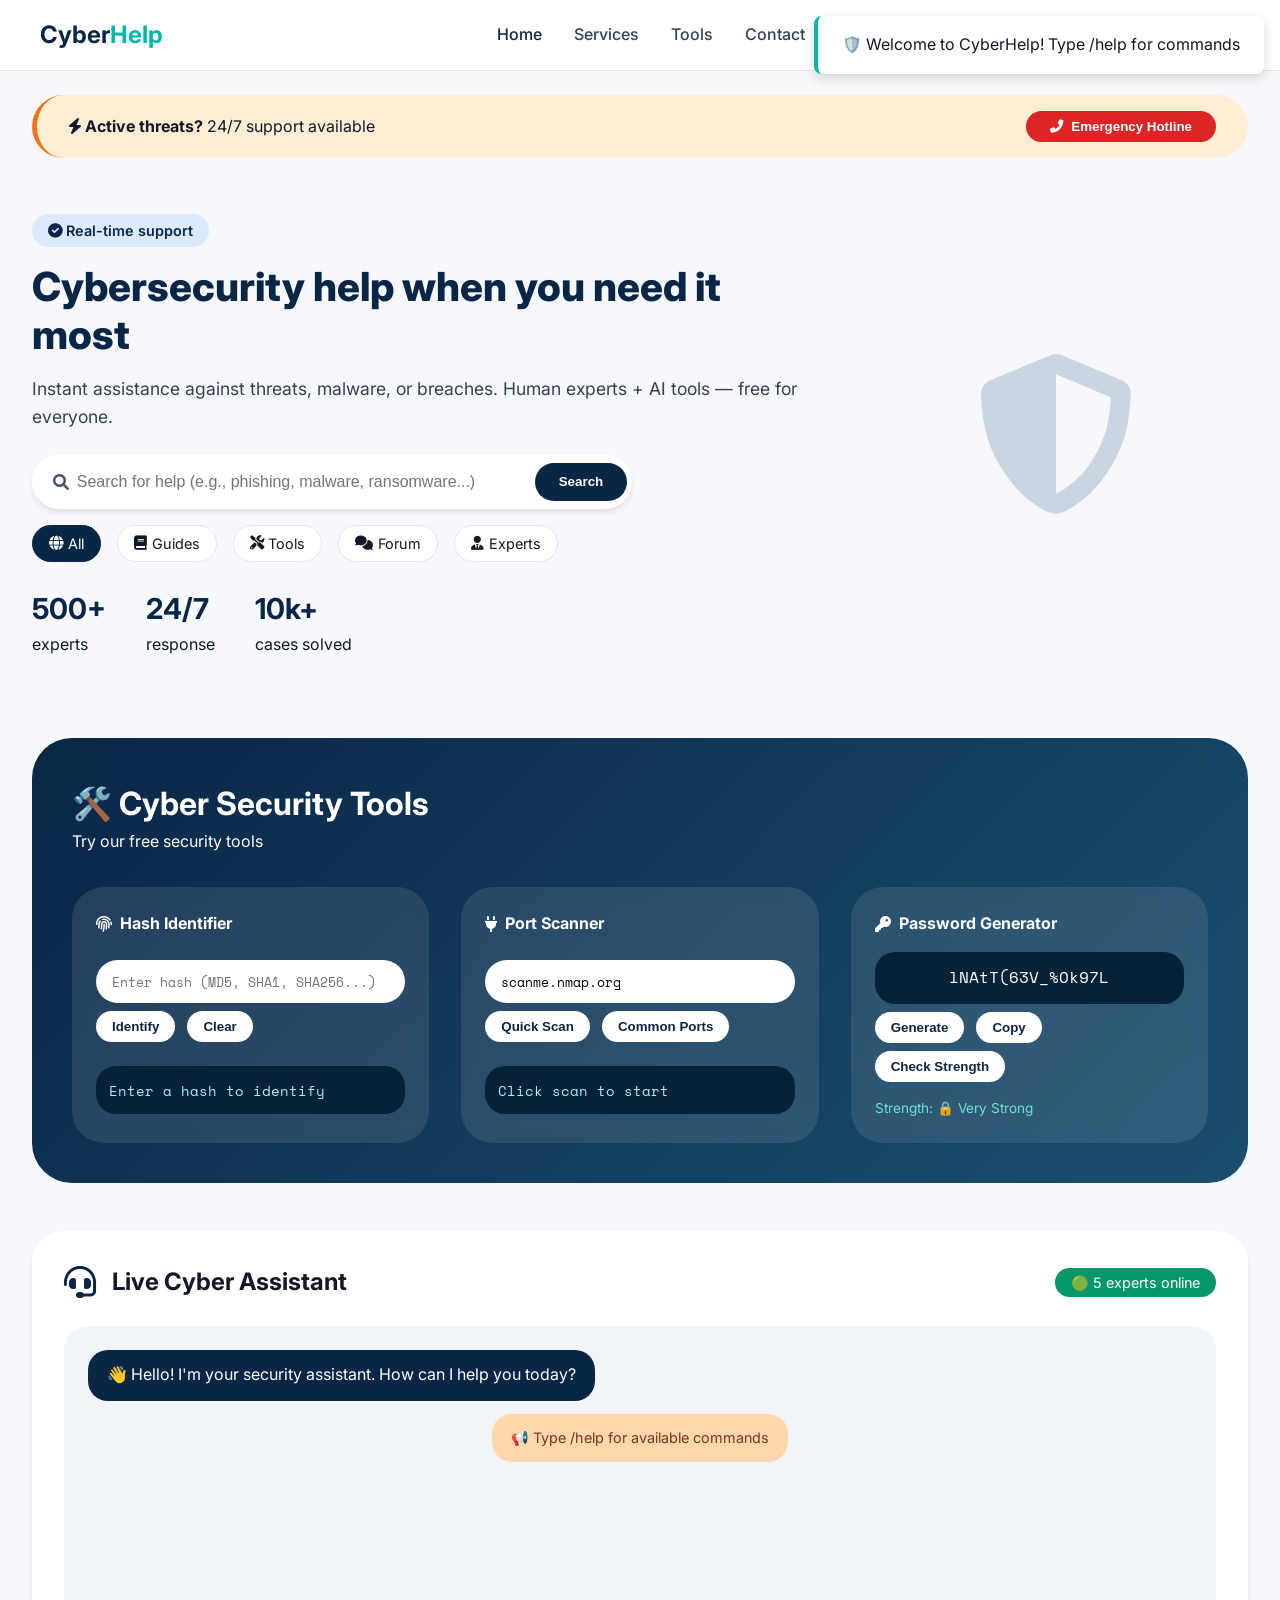
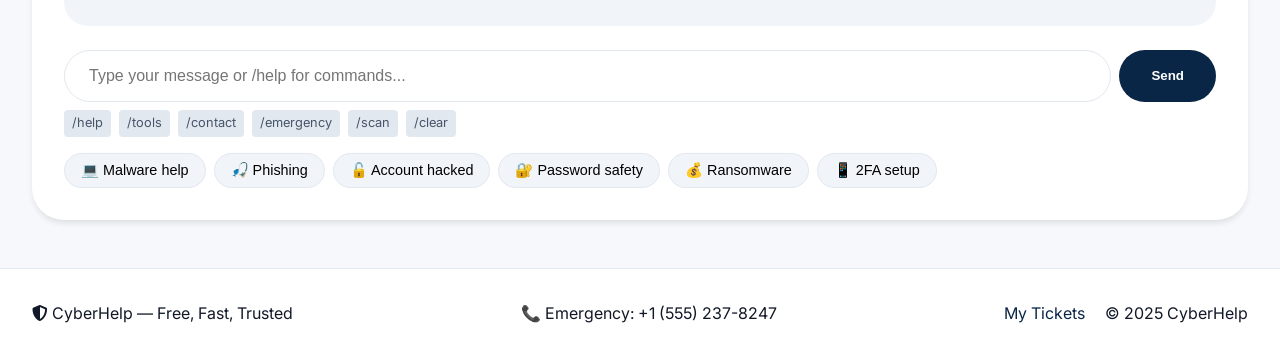
<file: index.html>
<!-- index.html -->
<!DOCTYPE html>
<html lang="en">
<head>
  <meta charset="UTF-8">
  <meta name="viewport" content="width=device-width, initial-scale=1.0">
  <title>CyberHelp · Digital Security Hub</title>
  
  <!-- Font Awesome -->
  <link rel="stylesheet" href="https://cdnjs.cloudflare.com/ajax/libs/font-awesome/6.0.0-beta3/css/all.min.css">
  
  <!-- Google Fonts -->
  <link href="https://fonts.googleapis.com/css2?family=Inter:wght@300;400;500;600;700;800&family=Space+Mono:wght@400;700&display=swap" rel="stylesheet">
  
  <!-- Main CSS -->
  <link rel="stylesheet" href="css/style.css">
</head>
<body>
  <!-- Navbar -->
  <nav class="navbar">
    <div class="container nav-container">
      <div class="logo">
        <i class="fas fa-shield-halved"></i>
        <span>Cyber<span style="color: var(--accent);">Help</span></span>
      </div>
      <div class="nav-links">
        <a href="#" class="active" data-page="home">Home</a>
        <a href="#" data-page="services">Services</a>
        <a href="#" data-page="tools">Tools</a>
        <a href="#" data-page="contact">Contact</a>
      </div>
      <button class="btn-outline" id="emergencyBtn">
        <i class="fas fa-exclamation-triangle"></i> Incident
      </button>
    </div>
  </nav>

  <main class="container">
    <!-- Emergency Banner -->
    <div class="emergency-bar">
      <span><i class="fas fa-bolt"></i> <strong>Active threats?</strong> 24/7 support available</span>
      <button class="emergency-highlight" id="panicBtn">
        <i class="fas fa-phone-alt"></i> Emergency Hotline
      </button>
    </div>

    <!-- Hero Section -->
    <section class="hero" id="home-section">
      <div class="hero-content">
        <span class="hero-badge"><i class="fas fa-check-circle"></i> Real-time support</span>
        <h1>Cybersecurity help when you need it most</h1>
        <p>Instant assistance against threats, malware, or breaches. Human experts + AI tools — free for everyone.</p>
        
        <!-- Advanced Search -->
        <div class="search-help">
          <i class="fas fa-search"></i>
          <input type="text" id="searchInput" placeholder="Search for help (e.g., phishing, malware, ransomware...)">
          <button id="searchBtn">Search</button>
        </div>
        
        <div class="search-filters">
          <span class="search-filter-chip active" data-filter="all"><i class="fas fa-globe"></i> All</span>
          <span class="search-filter-chip" data-filter="guides"><i class="fas fa-book"></i> Guides</span>
          <span class="search-filter-chip" data-filter="tools"><i class="fas fa-tools"></i> Tools</span>
          <span class="search-filter-chip" data-filter="forum"><i class="fas fa-comments"></i> Forum</span>
          <span class="search-filter-chip" data-filter="experts"><i class="fas fa-user-tie"></i> Experts</span>
        </div>
        
        <div class="search-results" id="searchResults"></div>

        <!-- Stats -->
        <div class="hero-stats">
          <div class="stat-item"><h3>500+</h3><span>experts</span></div>
          <div class="stat-item"><h3>24/7</h3><span>response</span></div>
          <div class="stat-item"><h3>10k+</h3><span>cases solved</span></div>
        </div>
      </div>
      <div class="hero-illustration">
        <i class="fas fa-shield"></i>
      </div>
    </section>

    <!-- Services Section -->
    <section id="services-section" style="display: none;">
      <div class="section-header">
        <h2>Our Security Services</h2>
        <a href="#" class="view-all-link">view all <i class="fas fa-arrow-right"></i></a>
      </div>

      <div class="grid-3">
        <div class="service-card">
          <div class="icon-bg"><i class="fas fa-skull-crosswalk"></i></div>
          <h3>Malware removal</h3>
          <p>Remote or on-device cleaning by certified analysts. 24/7 emergency removal available.</p>
          <a href="#" class="card-link" data-service="malware">Start removal <i class="fas fa-arrow-right"></i></a>
        </div>
        <div class="service-card">
          <div class="icon-bg"><i class="fas fa-envelope-shield"></i></div>
          <h3>Phishing alert</h3>
          <p>Report suspicious emails, get instant verdict. AI-powered phishing detection.</p>
          <a href="#" class="card-link" data-service="phishing">Forward email <i class="fas fa-arrow-right"></i></a>
        </div>
        <div class="service-card">
          <div class="icon-bg"><i class="fas fa-lock"></i></div>
          <h3>Account hacked</h3>
          <p>Step-by-step recovery & breach assessment. Account recovery specialists.</p>
          <a href="#" class="card-link" data-service="hacked">Secure account <i class="fas fa-arrow-right"></i></a>
        </div>
        <div class="service-card">
          <div class="icon-bg"><i class="fas fa-network-wired"></i></div>
          <h3>Network Security</h3>
          <p>Firewall configuration, intrusion detection, and network monitoring.</p>
          <a href="#" class="card-link" data-service="network">Secure network <i class="fas fa-arrow-right"></i></a>
        </div>
        <div class="service-card">
          <div class="icon-bg"><i class="fas fa-mobile-alt"></i></div>
          <h3>Mobile Security</h3>
          <p>iOS/Android malware scan, privacy check, and security configuration.</p>
          <a href="#" class="card-link" data-service="mobile">Secure device <i class="fas fa-arrow-right"></i></a>
        </div>
        <div class="service-card">
          <div class="icon-bg"><i class="fas fa-cloud"></i></div>
          <h3>Cloud Security</h3>
          <p>Cloud account audit, permission review, and breach investigation.</p>
          <a href="#" class="card-link" data-service="cloud">Audit cloud <i class="fas fa-arrow-right"></i></a>
        </div>
      </div>
    </section>

    <!-- Tools Panel -->
    <div class="tools-panel" id="tools-section">
      <h2 style="font-size: 2rem;">🛠️ Cyber Security Tools</h2>
      <p>Try our free security tools</p>

      <div class="tools-grid">
        <!-- Hash Identifier -->
        <div class="tool-item">
          <h4><i class="fas fa-fingerprint"></i> Hash Identifier</h4>
          <input type="text" class="tool-input" id="hashInput" placeholder="Enter hash (MD5, SHA1, SHA256...)">
          <button class="btn-tool" id="identifyHash">Identify</button>
          <button class="btn-tool" id="clearHash">Clear</button>
          <div class="tool-result" id="hashResult">Enter a hash to identify</div>
        </div>

        <!-- Port Scanner -->
        <div class="tool-item">
          <h4><i class="fas fa-plug"></i> Port Scanner</h4>
          <input type="text" class="tool-input" id="portInput" value="scanme.nmap.org" placeholder="Host or IP">
          <button class="btn-tool" id="scanPorts">Quick Scan</button>
          <button class="btn-tool" id="scanCommonPorts">Common Ports</button>
          <div class="tool-result" id="portResult">Click scan to start</div>
        </div>

        <!-- Password Generator -->
        <div class="tool-item">
          <h4><i class="fas fa-key"></i> Password Generator</h4>
          <div class="password-display" id="passwordDisplay">P@ssw0rd123!</div>
          <button class="btn-tool" id="generatePass">Generate</button>
          <button class="btn-tool" id="copyPass">Copy</button>
          <button class="btn-tool" id="checkStrength">Check Strength</button>
          <div class="password-strength" id="strengthDisplay"></div>
        </div>
      </div>
    </div>

    <!-- Contact Support Section -->
    <div class="contact-section" id="contact-section" style="display: none;">
      <div class="contact-header">
        <i class="fas fa-headset"></i>
        <h2>Contact Support</h2>
      </div>
      
      <div class="contact-grid">
        <div class="contact-form">
          <h3>Send us a message</h3>
          <div class="form-group">
            <label for="contactName">Full Name</label>
            <input type="text" id="contactName" placeholder="John Doe">
          </div>
          <div class="form-group">
            <label for="contactEmail">Email</label>
            <input type="email" id="contactEmail" placeholder="john@example.com">
          </div>
          <div class="form-group">
            <label for="contactSubject">Subject</label>
            <select id="contactSubject">
              <option value="malware">Malware Infection</option>
              <option value="phishing">Phishing Report</option>
              <option value="hacked">Account Hacked</option>
              <option value="network">Network Security</option>
              <option value="other">Other</option>
            </select>
          </div>
          <div class="form-group">
            <label for="contactMessage">Message</label>
            <textarea id="contactMessage" rows="4" placeholder="Describe your issue..."></textarea>
          </div>
          <div class="form-group">
            <label for="contactPriority">Priority</label>
            <select id="contactPriority">
              <option value="low">Low - General inquiry</option>
              <option value="medium">Medium - Need assistance</option>
              <option value="high">High - Urgent issue</option>
              <option value="critical">Critical - Active attack</option>
            </select>
          </div>
          <button class="btn-primary" id="submitContact">Submit Ticket</button>
        </div>
        
        <div class="contact-info">
          <h3>Support Information</h3>
          <div class="contact-info-item">
            <i class="fas fa-phone-alt"></i>
            <div>
              <h4>Emergency Hotline</h4>
              <p>+1 (555) 237-8247 (24/7)</p>
            </div>
          </div>
          <div class="contact-info-item">
            <i class="fas fa-envelope"></i>
            <div>
              <h4>Email Support</h4>
              <p>support@cyberhelp.com</p>
            </div>
          </div>
          <div class="contact-info-item">
            <i class="fas fa-comment"></i>
            <div>
              <h4>Live Chat</h4>
              <p>Available 24/7</p>
            </div>
          </div>
          <div class="contact-info-item">
            <i class="fas fa-clock"></i>
            <div>
              <h4>Response Time</h4>
              <p>Critical: &lt;5 min<br>High: &lt;30 min<br>Medium: &lt;2 hrs<br>Low: &lt;24 hrs</p>
            </div>
          </div>
          <div class="support-hours">
            <i class="fas fa-shield-alt"></i>
            <h4>24/7 Emergency Response</h4>
            <p>Immediate assistance for active threats</p>
          </div>
        </div>
      </div>
    </div>

    <!-- Enhanced Live Chat -->
    <div class="chat-preview" id="chat-section">
      <div class="chat-header">
        <i class="fas fa-headset"></i>
        <h3>Live Cyber Assistant</h3>
        <span class="online-badge">🟢 5 experts online</span>
      </div>

      <div class="chat-messages" id="chatMessages">
        <div class="msg support">👋 Hello! I'm your security assistant. How can I help you today?</div>
        <div class="msg system">📢 Type /help for available commands</div>
      </div>
      
      <div class="chat-typing" id="chatTyping">Assistant is typing...</div>

      <div class="chat-input-area">
        <input type="text" id="chatInput" placeholder="Type your message or /help for commands...">
        <button id="sendMessage">Send</button>
      </div>
      
      <div class="chat-commands">
        <span class="chat-command" data-command="/help">/help</span>
        <span class="chat-command" data-command="/tools">/tools</span>
        <span class="chat-command" data-command="/contact">/contact</span>
        <span class="chat-command" data-command="/emergency">/emergency</span>
        <span class="chat-command" data-command="/scan">/scan</span>
        <span class="chat-command" data-command="/clear">/clear</span>
      </div>

      <div class="chat-suggestions">
        <button class="suggestion-chip" data-suggestion="malware">💻 Malware help</button>
        <button class="suggestion-chip" data-suggestion="phishing">🎣 Phishing</button>
        <button class="suggestion-chip" data-suggestion="hacked">🔓 Account hacked</button>
        <button class="suggestion-chip" data-suggestion="password">🔐 Password safety</button>
        <button class="suggestion-chip" data-suggestion="ransomware">💰 Ransomware</button>
        <button class="suggestion-chip" data-suggestion="2fa">📱 2FA setup</button>
      </div>
    </div>
  </main>

  <!-- Support Tickets Modal -->
  <div class="modal" id="ticketsModal">
    <div class="modal-content">
      <div class="modal-header">
        <h2>Your Support Tickets</h2>
        <button class="modal-close" id="closeModal">&times;</button>
      </div>
      <div class="ticket-list" id="ticketList">
        <!-- Tickets will be displayed here -->
      </div>
    </div>
  </div>

  <!-- Footer -->
  <footer class="footer">
    <div class="container footer-grid">
      <div><i class="fas fa-shield"></i> CyberHelp — Free, Fast, Trusted</div>
      <div>📞 Emergency: +1 (555) 237-8247</div>
      <div>
        <a href="#" id="viewTickets" style="color: var(--primary); text-decoration: none; margin-right: 1rem;">My Tickets</a>
        © 2025 CyberHelp
      </div>
    </div>
  </footer>

  <!-- Toast Container -->
  <div class="toast-container" id="toastContainer"></div>

  <!-- Main JavaScript -->
  <script src="javascript/script.js"></script>
</body>
</html>
</file>
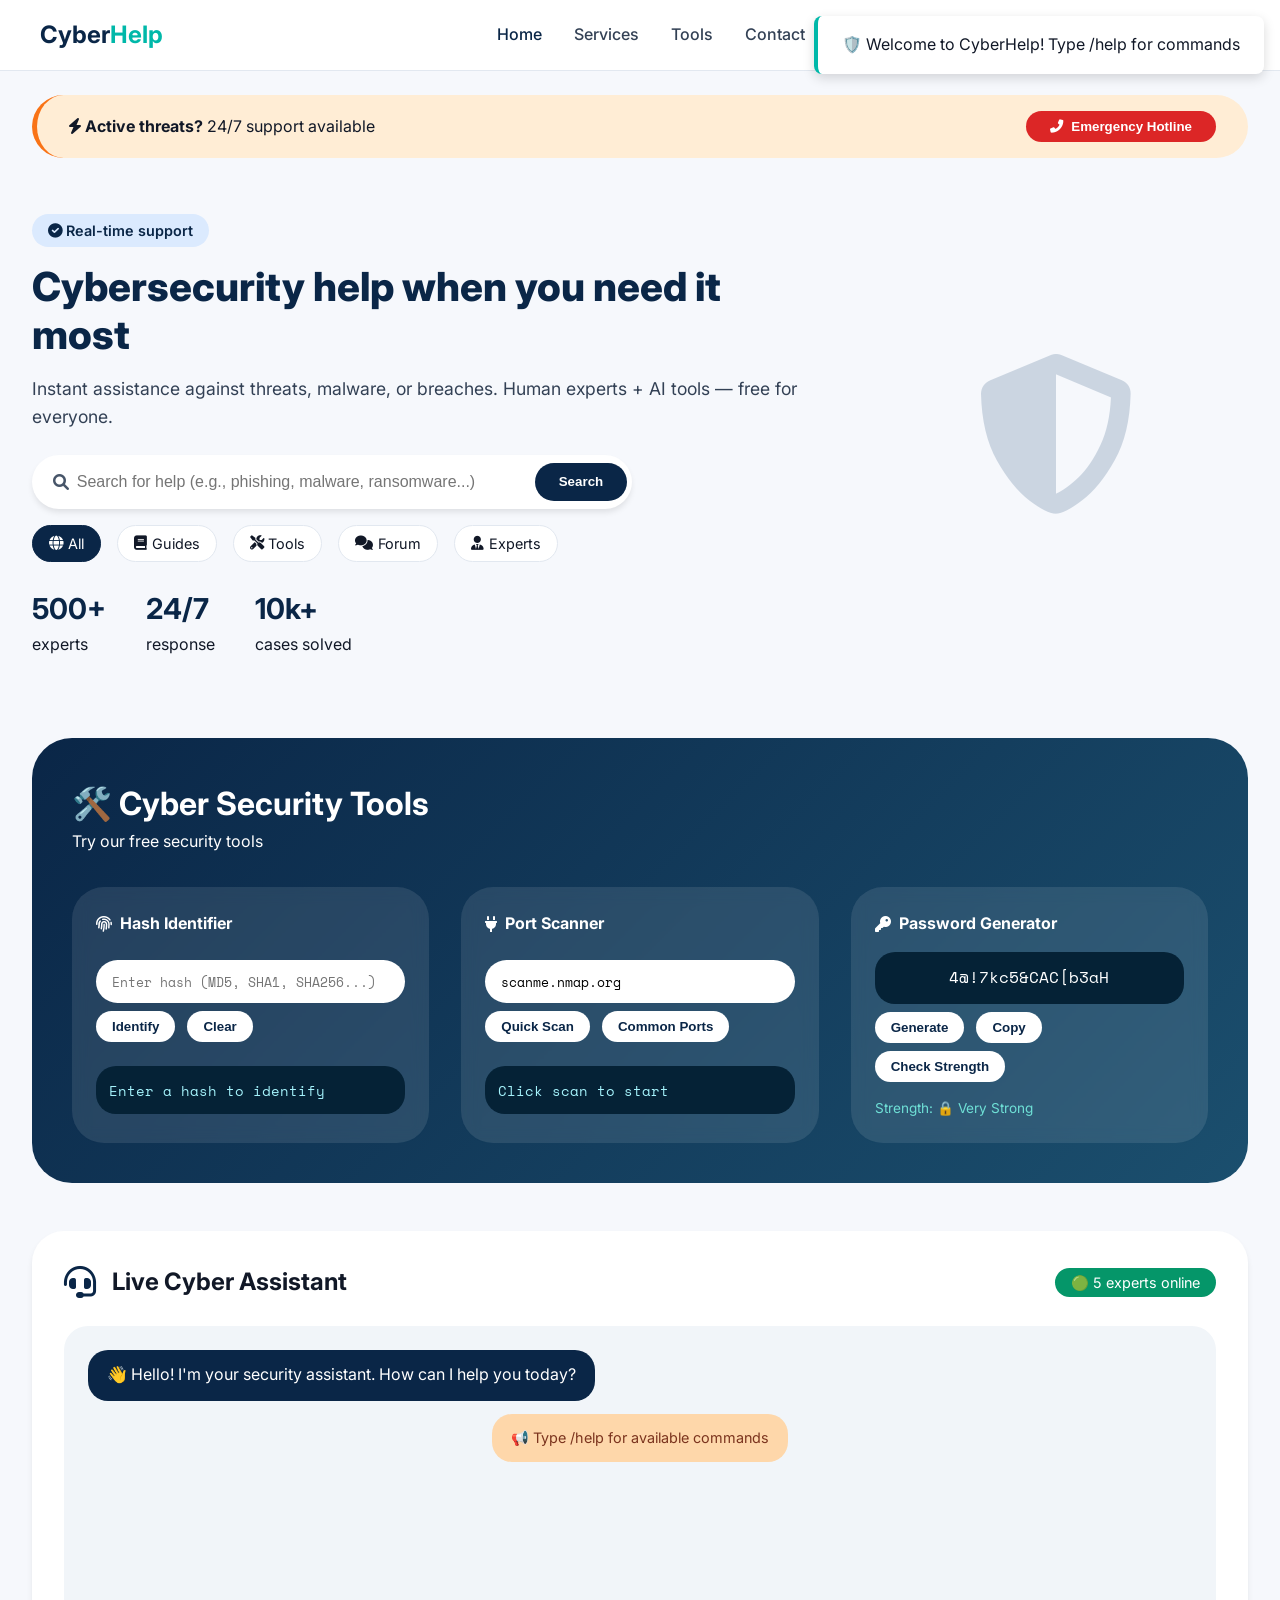
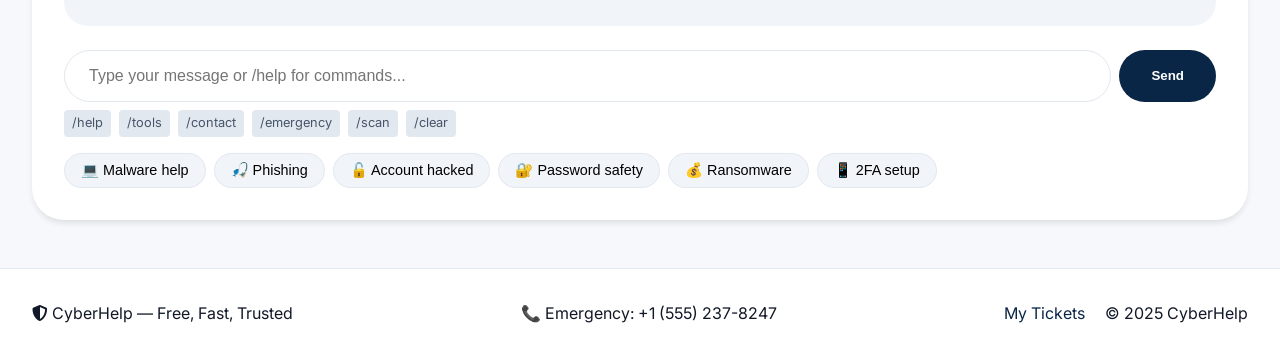
<file: docs/index.html>
<!-- index.html -->
<!DOCTYPE html>
<html lang="en">
<head>
  <meta charset="UTF-8">
  <meta name="viewport" content="width=device-width, initial-scale=1.0">
  <title>CyberHelp · Digital Security Hub</title>
  
  <!-- Font Awesome -->
  <link rel="stylesheet" href="https://cdnjs.cloudflare.com/ajax/libs/font-awesome/6.0.0-beta3/css/all.min.css">
  
  <!-- Google Fonts -->
  <link href="https://fonts.googleapis.com/css2?family=Inter:wght@300;400;500;600;700;800&family=Space+Mono:wght@400;700&display=swap" rel="stylesheet">
  
  <!-- Main CSS -->
  <link rel="stylesheet" href="../css/style.css">
</head>
<body>
  <!-- Navbar -->
  <nav class="navbar">
    <div class="container nav-container">
      <div class="logo">
        <i class="fas fa-shield-halved"></i>
        <span>Cyber<span style="color: var(--accent);">Help</span></span>
      </div>
      <div class="nav-links">
        <a href="#" class="active" data-page="home">Home</a>
        <a href="#" data-page="services">Services</a>
        <a href="#" data-page="tools">Tools</a>
        <a href="#" data-page="contact">Contact</a>
      </div>
      <button class="btn-outline" id="emergencyBtn">
        <i class="fas fa-exclamation-triangle"></i> Incident
      </button>
    </div>
  </nav>

  <main class="container">
    <!-- Emergency Banner -->
    <div class="emergency-bar">
      <span><i class="fas fa-bolt"></i> <strong>Active threats?</strong> 24/7 support available</span>
      <button class="emergency-highlight" id="panicBtn">
        <i class="fas fa-phone-alt"></i> Emergency Hotline
      </button>
    </div>

    <!-- Hero Section -->
    <section class="hero" id="home-section">
      <div class="hero-content">
        <span class="hero-badge"><i class="fas fa-check-circle"></i> Real-time support</span>
        <h1>Cybersecurity help when you need it most</h1>
        <p>Instant assistance against threats, malware, or breaches. Human experts + AI tools — free for everyone.</p>
        
        <!-- Advanced Search -->
        <div class="search-help">
          <i class="fas fa-search"></i>
          <input type="text" id="searchInput" placeholder="Search for help (e.g., phishing, malware, ransomware...)">
          <button id="searchBtn">Search</button>
        </div>
        
        <div class="search-filters">
          <span class="search-filter-chip active" data-filter="all"><i class="fas fa-globe"></i> All</span>
          <span class="search-filter-chip" data-filter="guides"><i class="fas fa-book"></i> Guides</span>
          <span class="search-filter-chip" data-filter="tools"><i class="fas fa-tools"></i> Tools</span>
          <span class="search-filter-chip" data-filter="forum"><i class="fas fa-comments"></i> Forum</span>
          <span class="search-filter-chip" data-filter="experts"><i class="fas fa-user-tie"></i> Experts</span>
        </div>
        
        <div class="search-results" id="searchResults"></div>

        <!-- Stats -->
        <div class="hero-stats">
          <div class="stat-item"><h3>500+</h3><span>experts</span></div>
          <div class="stat-item"><h3>24/7</h3><span>response</span></div>
          <div class="stat-item"><h3>10k+</h3><span>cases solved</span></div>
        </div>
      </div>
      <div class="hero-illustration">
        <i class="fas fa-shield"></i>
      </div>
    </section>

    <!-- Services Section -->
    <section id="services-section" style="display: none;">
      <div class="section-header">
        <h2>Our Security Services</h2>
        <a href="#" class="view-all-link">view all <i class="fas fa-arrow-right"></i></a>
      </div>

      <div class="grid-3">
        <div class="service-card">
          <div class="icon-bg"><i class="fas fa-skull-crosswalk"></i></div>
          <h3>Malware removal</h3>
          <p>Remote or on-device cleaning by certified analysts. 24/7 emergency removal available.</p>
          <a href="#" class="card-link" data-service="malware">Start removal <i class="fas fa-arrow-right"></i></a>
        </div>
        <div class="service-card">
          <div class="icon-bg"><i class="fas fa-envelope-shield"></i></div>
          <h3>Phishing alert</h3>
          <p>Report suspicious emails, get instant verdict. AI-powered phishing detection.</p>
          <a href="#" class="card-link" data-service="phishing">Forward email <i class="fas fa-arrow-right"></i></a>
        </div>
        <div class="service-card">
          <div class="icon-bg"><i class="fas fa-lock"></i></div>
          <h3>Account hacked</h3>
          <p>Step-by-step recovery & breach assessment. Account recovery specialists.</p>
          <a href="#" class="card-link" data-service="hacked">Secure account <i class="fas fa-arrow-right"></i></a>
        </div>
        <div class="service-card">
          <div class="icon-bg"><i class="fas fa-network-wired"></i></div>
          <h3>Network Security</h3>
          <p>Firewall configuration, intrusion detection, and network monitoring.</p>
          <a href="#" class="card-link" data-service="network">Secure network <i class="fas fa-arrow-right"></i></a>
        </div>
        <div class="service-card">
          <div class="icon-bg"><i class="fas fa-mobile-alt"></i></div>
          <h3>Mobile Security</h3>
          <p>iOS/Android malware scan, privacy check, and security configuration.</p>
          <a href="#" class="card-link" data-service="mobile">Secure device <i class="fas fa-arrow-right"></i></a>
        </div>
        <div class="service-card">
          <div class="icon-bg"><i class="fas fa-cloud"></i></div>
          <h3>Cloud Security</h3>
          <p>Cloud account audit, permission review, and breach investigation.</p>
          <a href="#" class="card-link" data-service="cloud">Audit cloud <i class="fas fa-arrow-right"></i></a>
        </div>
      </div>
    </section>

    <!-- Tools Panel -->
    <div class="tools-panel" id="tools-section">
      <h2 style="font-size: 2rem;">🛠️ Cyber Security Tools</h2>
      <p>Try our free security tools</p>

      <div class="tools-grid">
        <!-- Hash Identifier -->
        <div class="tool-item">
          <h4><i class="fas fa-fingerprint"></i> Hash Identifier</h4>
          <input type="text" class="tool-input" id="hashInput" placeholder="Enter hash (MD5, SHA1, SHA256...)">
          <button class="btn-tool" id="identifyHash">Identify</button>
          <button class="btn-tool" id="clearHash">Clear</button>
          <div class="tool-result" id="hashResult">Enter a hash to identify</div>
        </div>

        <!-- Port Scanner -->
        <div class="tool-item">
          <h4><i class="fas fa-plug"></i> Port Scanner</h4>
          <input type="text" class="tool-input" id="portInput" value="scanme.nmap.org" placeholder="Host or IP">
          <button class="btn-tool" id="scanPorts">Quick Scan</button>
          <button class="btn-tool" id="scanCommonPorts">Common Ports</button>
          <div class="tool-result" id="portResult">Click scan to start</div>
        </div>

        <!-- Password Generator -->
        <div class="tool-item">
          <h4><i class="fas fa-key"></i> Password Generator</h4>
          <div class="password-display" id="passwordDisplay">P@ssw0rd123!</div>
          <button class="btn-tool" id="generatePass">Generate</button>
          <button class="btn-tool" id="copyPass">Copy</button>
          <button class="btn-tool" id="checkStrength">Check Strength</button>
          <div class="password-strength" id="strengthDisplay"></div>
        </div>
      </div>
    </div>

    <!-- Contact Support Section -->
    <div class="contact-section" id="contact-section" style="display: none;">
      <div class="contact-header">
        <i class="fas fa-headset"></i>
        <h2>Contact Support</h2>
      </div>
      
      <div class="contact-grid">
        <div class="contact-form">
          <h3>Send us a message</h3>
          <div class="form-group">
            <label for="contactName">Full Name</label>
            <input type="text" id="contactName" placeholder="John Doe">
          </div>
          <div class="form-group">
            <label for="contactEmail">Email</label>
            <input type="email" id="contactEmail" placeholder="john@example.com">
          </div>
          <div class="form-group">
            <label for="contactSubject">Subject</label>
            <select id="contactSubject">
              <option value="malware">Malware Infection</option>
              <option value="phishing">Phishing Report</option>
              <option value="hacked">Account Hacked</option>
              <option value="network">Network Security</option>
              <option value="other">Other</option>
            </select>
          </div>
          <div class="form-group">
            <label for="contactMessage">Message</label>
            <textarea id="contactMessage" rows="4" placeholder="Describe your issue..."></textarea>
          </div>
          <div class="form-group">
            <label for="contactPriority">Priority</label>
            <select id="contactPriority">
              <option value="low">Low - General inquiry</option>
              <option value="medium">Medium - Need assistance</option>
              <option value="high">High - Urgent issue</option>
              <option value="critical">Critical - Active attack</option>
            </select>
          </div>
          <button class="btn-primary" id="submitContact">Submit Ticket</button>
        </div>
        
        <div class="contact-info">
          <h3>Support Information</h3>
          <div class="contact-info-item">
            <i class="fas fa-phone-alt"></i>
            <div>
              <h4>Emergency Hotline</h4>
              <p>+1 (555) 237-8247 (24/7)</p>
            </div>
          </div>
          <div class="contact-info-item">
            <i class="fas fa-envelope"></i>
            <div>
              <h4>Email Support</h4>
              <p>support@cyberhelp.com</p>
            </div>
          </div>
          <div class="contact-info-item">
            <i class="fas fa-comment"></i>
            <div>
              <h4>Live Chat</h4>
              <p>Available 24/7</p>
            </div>
          </div>
          <div class="contact-info-item">
            <i class="fas fa-clock"></i>
            <div>
              <h4>Response Time</h4>
              <p>Critical: &lt;5 min<br>High: &lt;30 min<br>Medium: &lt;2 hrs<br>Low: &lt;24 hrs</p>
            </div>
          </div>
          <div class="support-hours">
            <i class="fas fa-shield-alt"></i>
            <h4>24/7 Emergency Response</h4>
            <p>Immediate assistance for active threats</p>
          </div>
        </div>
      </div>
    </div>

    <!-- Enhanced Live Chat -->
    <div class="chat-preview" id="chat-section">
      <div class="chat-header">
        <i class="fas fa-headset"></i>
        <h3>Live Cyber Assistant</h3>
        <span class="online-badge">🟢 5 experts online</span>
      </div>

      <div class="chat-messages" id="chatMessages">
        <div class="msg support">👋 Hello! I'm your security assistant. How can I help you today?</div>
        <div class="msg system">📢 Type /help for available commands</div>
      </div>
      
      <div class="chat-typing" id="chatTyping">Assistant is typing...</div>

      <div class="chat-input-area">
        <input type="text" id="chatInput" placeholder="Type your message or /help for commands...">
        <button id="sendMessage">Send</button>
      </div>
      
      <div class="chat-commands">
        <span class="chat-command" data-command="/help">/help</span>
        <span class="chat-command" data-command="/tools">/tools</span>
        <span class="chat-command" data-command="/contact">/contact</span>
        <span class="chat-command" data-command="/emergency">/emergency</span>
        <span class="chat-command" data-command="/scan">/scan</span>
        <span class="chat-command" data-command="/clear">/clear</span>
      </div>

      <div class="chat-suggestions">
        <button class="suggestion-chip" data-suggestion="malware">💻 Malware help</button>
        <button class="suggestion-chip" data-suggestion="phishing">🎣 Phishing</button>
        <button class="suggestion-chip" data-suggestion="hacked">🔓 Account hacked</button>
        <button class="suggestion-chip" data-suggestion="password">🔐 Password safety</button>
        <button class="suggestion-chip" data-suggestion="ransomware">💰 Ransomware</button>
        <button class="suggestion-chip" data-suggestion="2fa">📱 2FA setup</button>
      </div>
    </div>
  </main>

  <!-- Support Tickets Modal -->
  <div class="modal" id="ticketsModal">
    <div class="modal-content">
      <div class="modal-header">
        <h2>Your Support Tickets</h2>
        <button class="modal-close" id="closeModal">&times;</button>
      </div>
      <div class="ticket-list" id="ticketList">
        <!-- Tickets will be displayed here -->
      </div>
    </div>
  </div>

  <!-- Footer -->
  <footer class="footer">
    <div class="container footer-grid">
      <div><i class="fas fa-shield"></i> CyberHelp — Free, Fast, Trusted</div>
      <div>📞 Emergency: +1 (555) 237-8247</div>
      <div>
        <a href="#" id="viewTickets" style="color: var(--primary); text-decoration: none; margin-right: 1rem;">My Tickets</a>
        © 2025 CyberHelp
      </div>
    </div>
  </footer>

  <!-- Toast Container -->
  <div class="toast-container" id="toastContainer"></div>

  <!-- Main JavaScript -->
  <script src="../javascript/script.js"></script>
</body>
</html>
</file>
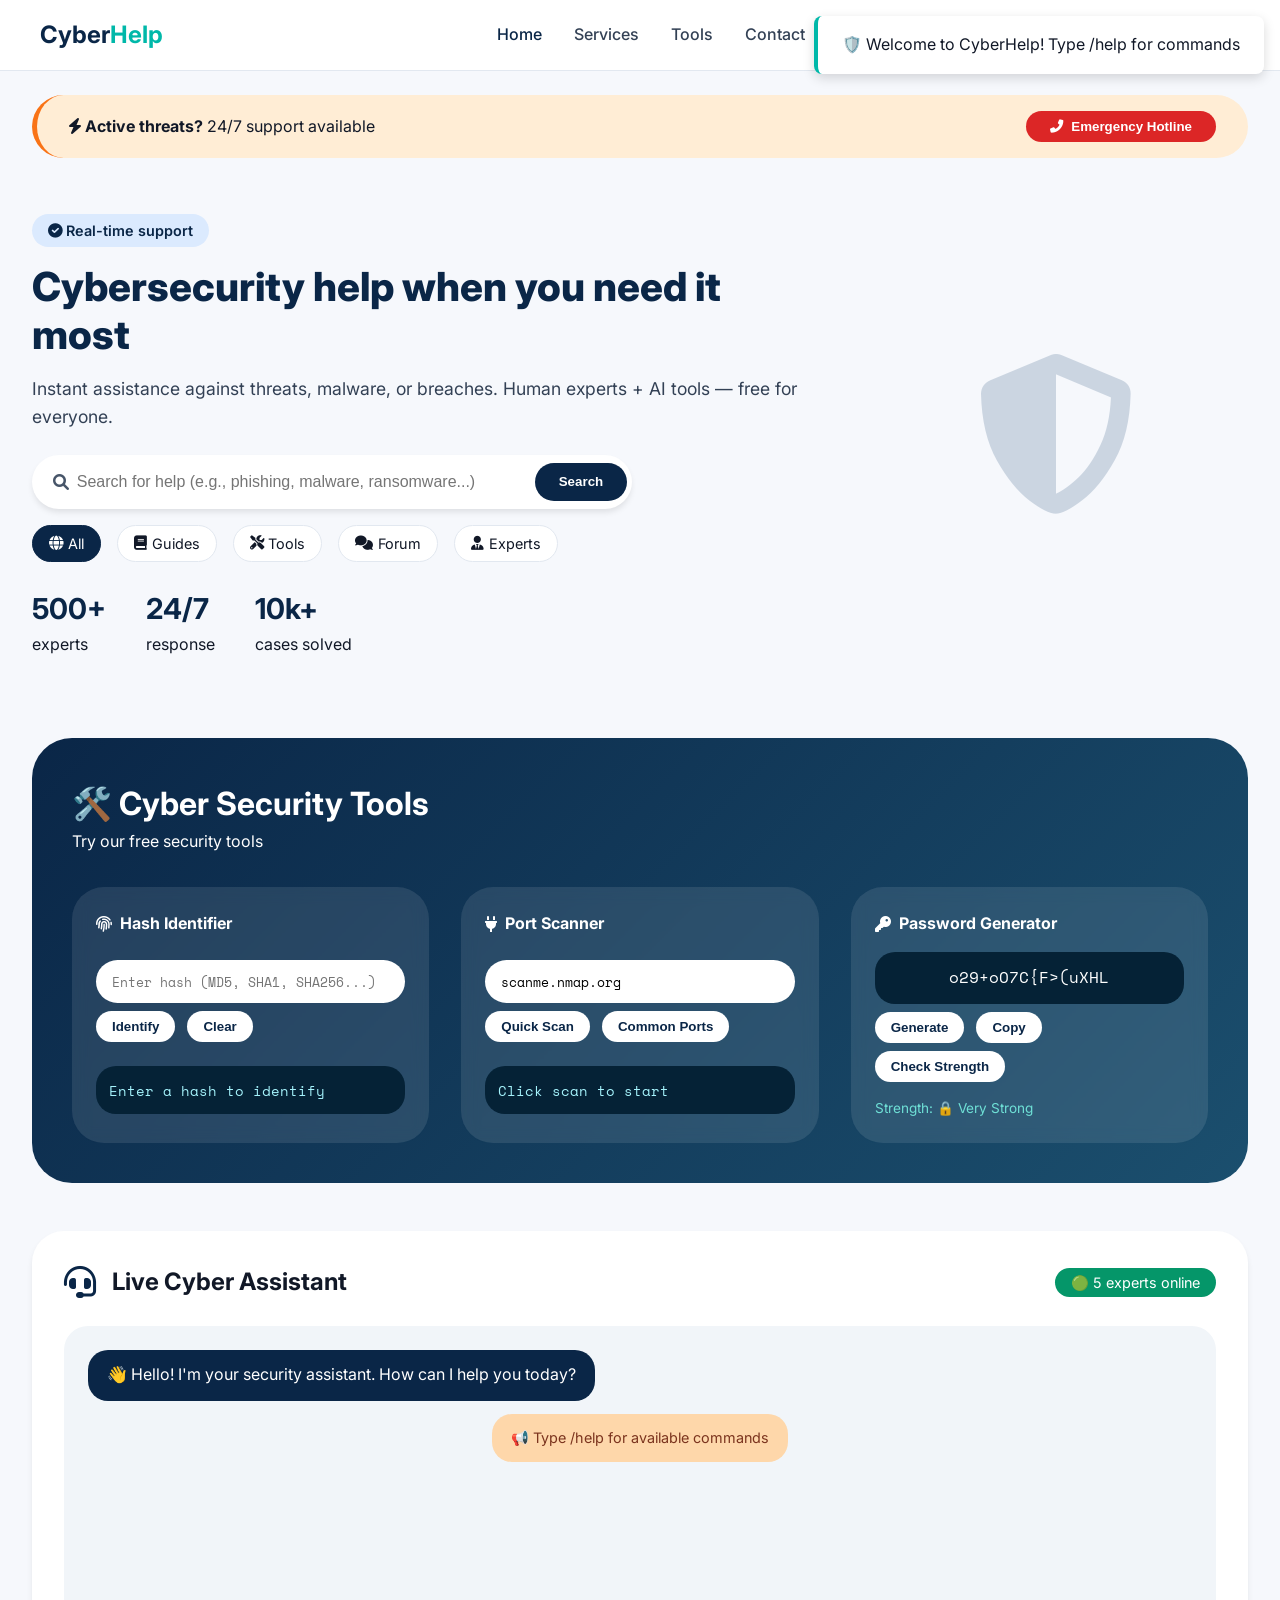
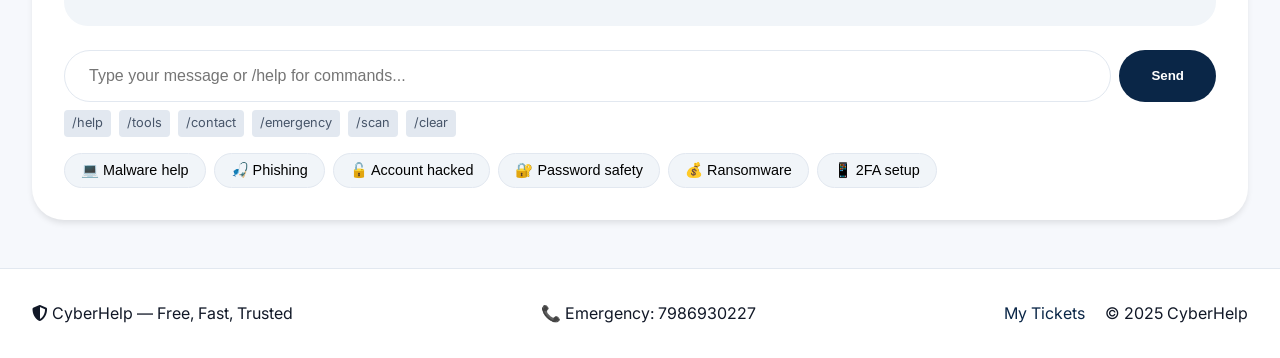
<file: html/index.html>
<!-- index.html -->
<!DOCTYPE html>
<html lang="en">
<head>
  <meta charset="UTF-8">
  <meta name="viewport" content="width=device-width, initial-scale=1.0">
  <title>CyberHelp · Digital Security Hub</title>
  
  <!-- Font Awesome -->
  <link rel="stylesheet" href="https://cdnjs.cloudflare.com/ajax/libs/font-awesome/6.0.0-beta3/css/all.min.css">
  
  <!-- Google Fonts -->
  <link href="https://fonts.googleapis.com/css2?family=Inter:wght@300;400;500;600;700;800&family=Space+Mono:wght@400;700&display=swap" rel="stylesheet">
  
  <!-- Main CSS -->
  <link rel="stylesheet" href="../css/style.css">
</head>
<body>
  <!-- Navbar -->
  <nav class="navbar">
    <div class="container nav-container">
      <div class="logo">
        <i class="fas fa-shield-halved"></i>
        <span>Cyber<span style="color: var(--accent);">Help</span></span>
      </div>
      <div class="nav-links">
        <a href="#" class="active" data-page="home">Home</a>
        <a href="#" data-page="services">Services</a>
        <a href="#" data-page="tools">Tools</a>
        <a href="#" data-page="contact">Contact</a>
      </div>
      <button class="btn-outline" id="emergencyBtn">
        <i class="fas fa-exclamation-triangle"></i> Incident
      </button>
    </div>
  </nav>

  <main class="container">
    <!-- Emergency Banner -->
    <div class="emergency-bar">
      <span><i class="fas fa-bolt"></i> <strong>Active threats?</strong> 24/7 support available</span>
      <button class="emergency-highlight" id="panicBtn">
        <i class="fas fa-phone-alt"></i> Emergency Hotline
      </button>
    </div>

    <!-- Hero Section -->
    <section class="hero" id="home-section">
      <div class="hero-content">
        <span class="hero-badge"><i class="fas fa-check-circle"></i> Real-time support</span>
        <h1>Cybersecurity help when you need it most</h1>
        <p>Instant assistance against threats, malware, or breaches. Human experts + AI tools — free for everyone.</p>
        
        <!-- Advanced Search -->
        <div class="search-help">
          <i class="fas fa-search"></i>
          <input type="text" id="searchInput" placeholder="Search for help (e.g., phishing, malware, ransomware...)">
          <button id="searchBtn">Search</button>
        </div>
        
        <div class="search-filters">
          <span class="search-filter-chip active" data-filter="all"><i class="fas fa-globe"></i> All</span>
          <span class="search-filter-chip" data-filter="guides"><i class="fas fa-book"></i> Guides</span>
          <span class="search-filter-chip" data-filter="tools"><i class="fas fa-tools"></i> Tools</span>
          <span class="search-filter-chip" data-filter="forum"><i class="fas fa-comments"></i> Forum</span>
          <span class="search-filter-chip" data-filter="experts"><i class="fas fa-user-tie"></i> Experts</span>
        </div>
        
        <div class="search-results" id="searchResults"></div>

        <!-- Stats -->
        <div class="hero-stats">
          <div class="stat-item"><h3>500+</h3><span>experts</span></div>
          <div class="stat-item"><h3>24/7</h3><span>response</span></div>
          <div class="stat-item"><h3>10k+</h3><span>cases solved</span></div>
        </div>
      </div>
      <div class="hero-illustration">
        <i class="fas fa-shield"></i>
      </div>
    </section>

    <!-- Services Section -->
    <section id="services-section" style="display: none;">
      <div class="section-header">
        <h2>Our Security Services</h2>
        <a href="#" class="view-all-link">view all <i class="fas fa-arrow-right"></i></a>
      </div>

      <div class="grid-3">
        <div class="service-card">
          <div class="icon-bg"><i class="fas fa-skull-crosswalk"></i></div>
          <h3>Malware removal</h3>
          <p>Remote or on-device cleaning by certified analysts. 24/7 emergency removal available.</p>
          <a href="#" class="card-link" data-service="malware">Start removal <i class="fas fa-arrow-right"></i></a>
        </div>
        <div class="service-card">
          <div class="icon-bg"><i class="fas fa-envelope-shield"></i></div>
          <h3>Phishing alert</h3>
          <p>Report suspicious emails, get instant verdict. AI-powered phishing detection.</p>
          <a href="#" class="card-link" data-service="phishing">Forward email <i class="fas fa-arrow-right"></i></a>
        </div>
        <div class="service-card">
          <div class="icon-bg"><i class="fas fa-lock"></i></div>
          <h3>Account hacked</h3>
          <p>Step-by-step recovery & breach assessment. Account recovery specialists.</p>
          <a href="#" class="card-link" data-service="hacked">Secure account <i class="fas fa-arrow-right"></i></a>
        </div>
        <div class="service-card">
          <div class="icon-bg"><i class="fas fa-network-wired"></i></div>
          <h3>Network Security</h3>
          <p>Firewall configuration, intrusion detection, and network monitoring.</p>
          <a href="#" class="card-link" data-service="network">Secure network <i class="fas fa-arrow-right"></i></a>
        </div>
        <div class="service-card">
          <div class="icon-bg"><i class="fas fa-mobile-alt"></i></div>
          <h3>Mobile Security</h3>
          <p>iOS/Android malware scan, privacy check, and security configuration.</p>
          <a href="#" class="card-link" data-service="mobile">Secure device <i class="fas fa-arrow-right"></i></a>
        </div>
        <div class="service-card">
          <div class="icon-bg"><i class="fas fa-cloud"></i></div>
          <h3>Cloud Security</h3>
          <p>Cloud account audit, permission review, and breach investigation.</p>
          <a href="#" class="card-link" data-service="cloud">Audit cloud <i class="fas fa-arrow-right"></i></a>
        </div>
      </div>
    </section>

    <!-- Tools Panel -->
    <div class="tools-panel" id="tools-section">
      <h2 style="font-size: 2rem;">🛠️ Cyber Security Tools</h2>
      <p>Try our free security tools</p>

      <div class="tools-grid">
        <!-- Hash Identifier -->
        <div class="tool-item">
          <h4><i class="fas fa-fingerprint"></i> Hash Identifier</h4>
          <input type="text" class="tool-input" id="hashInput" placeholder="Enter hash (MD5, SHA1, SHA256...)">
          <button class="btn-tool" id="identifyHash">Identify</button>
          <button class="btn-tool" id="clearHash">Clear</button>
          <div class="tool-result" id="hashResult">Enter a hash to identify</div>
        </div>

        <!-- Port Scanner -->
        <div class="tool-item">
          <h4><i class="fas fa-plug"></i> Port Scanner</h4>
          <input type="text" class="tool-input" id="portInput" value="scanme.nmap.org" placeholder="Host or IP">
          <button class="btn-tool" id="scanPorts">Quick Scan</button>
          <button class="btn-tool" id="scanCommonPorts">Common Ports</button>
          <div class="tool-result" id="portResult">Click scan to start</div>
        </div>

        <!-- Password Generator -->
        <div class="tool-item">
          <h4><i class="fas fa-key"></i> Password Generator</h4>
          <div class="password-display" id="passwordDisplay">P@ssw0rd123!</div>
          <button class="btn-tool" id="generatePass">Generate</button>
          <button class="btn-tool" id="copyPass">Copy</button>
          <button class="btn-tool" id="checkStrength">Check Strength</button>
          <div class="password-strength" id="strengthDisplay"></div>
        </div>
      </div>
    </div>

    <!-- Contact Support Section -->
    <div class="contact-section" id="contact-section" style="display: none;">
      <div class="contact-header">
        <i class="fas fa-headset"></i>
        <h2>Contact Support</h2>
      </div>
      
      <div class="contact-grid">
        <div class="contact-form">
          <h3>Send us a message</h3>
          <div class="form-group">
            <label for="contactName">Full Name</label>
            <input type="text" id="contactName" placeholder="John Doe">
          </div>
          <div class="form-group">
            <label for="contactEmail">Email</label>
            <input type="email" id="contactEmail" placeholder="john@example.com">
          </div>
          <div class="form-group">
            <label for="contactSubject">Subject</label>
            <select id="contactSubject">
              <option value="malware">Malware Infection</option>
              <option value="phishing">Phishing Report</option>
              <option value="hacked">Account Hacked</option>
              <option value="network">Network Security</option>
              <option value="other">Other</option>
            </select>
          </div>
          <div class="form-group">
            <label for="contactMessage">Message</label>
            <textarea id="contactMessage" rows="4" placeholder="Describe your issue..."></textarea>
          </div>
          <div class="form-group">
            <label for="contactPriority">Priority</label>
            <select id="contactPriority">
              <option value="low">Low - General inquiry</option>
              <option value="medium">Medium - Need assistance</option>
              <option value="high">High - Urgent issue</option>
              <option value="critical">Critical - Active attack</option>
            </select>
          </div>
          <button class="btn-primary" id="submitContact">Submit Ticket</button>
        </div>
        
        <div class="contact-info">
          <h3>Support Information</h3>
          <div class="contact-info-item">
            <i class="fas fa-phone-alt"></i>
            <div>
              <h4>Emergency Hotline</h4>
              <p>+1 (555) 237-8247 (24/7)</p>
            </div>
          </div>
          <div class="contact-info-item">
            <i class="fas fa-envelope"></i>
            <div>
              <h4>Email Support</h4>
              <p>support@cyberhelp.com</p>
            </div>
          </div>
          <div class="contact-info-item">
            <i class="fas fa-comment"></i>
            <div>
              <h4>Live Chat</h4>
              <p>Available 24/7</p>
            </div>
          </div>
          <div class="contact-info-item">
            <i class="fas fa-clock"></i>
            <div>
              <h4>Response Time</h4>
              <p>Critical: &lt;5 min<br>High: &lt;30 min<br>Medium: &lt;2 hrs<br>Low: &lt;24 hrs</p>
            </div>
          </div>
          <div class="support-hours">
            <i class="fas fa-shield-alt"></i>
            <h4>24/7 Emergency Response</h4>
            <p>Immediate assistance for active threats</p>
          </div>
        </div>
      </div>
    </div>

    <!-- Enhanced Live Chat -->
    <div class="chat-preview" id="chat-section">
      <div class="chat-header">
        <i class="fas fa-headset"></i>
        <h3>Live Cyber Assistant</h3>
        <span class="online-badge">🟢 5 experts online</span>
      </div>

      <div class="chat-messages" id="chatMessages">
        <div class="msg support">👋 Hello! I'm your security assistant. How can I help you today?</div>
        <div class="msg system">📢 Type /help for available commands</div>
      </div>
      
      <div class="chat-typing" id="chatTyping">Assistant is typing...</div>

      <div class="chat-input-area">
        <input type="text" id="chatInput" placeholder="Type your message or /help for commands...">
        <button id="sendMessage">Send</button>
      </div>
      
      <div class="chat-commands">
        <span class="chat-command" data-command="/help">/help</span>
        <span class="chat-command" data-command="/tools">/tools</span>
        <span class="chat-command" data-command="/contact">/contact</span>
        <span class="chat-command" data-command="/emergency">/emergency</span>
        <span class="chat-command" data-command="/scan">/scan</span>
        <span class="chat-command" data-command="/clear">/clear</span>
      </div>

      <div class="chat-suggestions">
        <button class="suggestion-chip" data-suggestion="malware">💻 Malware help</button>
        <button class="suggestion-chip" data-suggestion="phishing">🎣 Phishing</button>
        <button class="suggestion-chip" data-suggestion="hacked">🔓 Account hacked</button>
        <button class="suggestion-chip" data-suggestion="password">🔐 Password safety</button>
        <button class="suggestion-chip" data-suggestion="ransomware">💰 Ransomware</button>
        <button class="suggestion-chip" data-suggestion="2fa">📱 2FA setup</button>
      </div>
    </div>
  </main>

  <!-- Support Tickets Modal -->
  <div class="modal" id="ticketsModal">
    <div class="modal-content">
      <div class="modal-header">
        <h2>Your Support Tickets</h2>
        <button class="modal-close" id="closeModal">&times;</button>
      </div>
      <div class="ticket-list" id="ticketList">
        <!-- Tickets will be displayed here -->
      </div>
    </div>
  </div>

  <!-- Footer -->
  <footer class="footer">
    <div class="container footer-grid">
      <div><i class="fas fa-shield"></i> CyberHelp — Free, Fast, Trusted</div>
      <div>📞 Emergency: 7986930227</div>
      <div>
        <a href="#" id="viewTickets" style="color: var(--primary); text-decoration: none; margin-right: 1rem;">My Tickets</a>
        © 2025 CyberHelp
      </div>
    </div>
  </footer>

  <!-- Toast Container -->
  <div class="toast-container" id="toastContainer"></div>

  <!-- Main JavaScript -->
  <script src="../javascript/script.js"></script>
</body>
</html>
</file>
<file: css/style.css>
/* css/style.css */
* {
  margin: 0;
  padding: 0;
  box-sizing: border-box;
}

:root {
  --primary: #0a2647;
  --primary-light: #1e3a6b;
  --accent: #00b8a9;
  --accent-light: #6fe0d6;
  --bg-main: #f6f8fc;
  --bg-card: #ffffff;
  --text-dark: #111827;
  --text-gray: #334155;
  --text-light: #475569;
  --border-light: #e2e8f0;
  --warning: #f97316;
  --danger: #dc2626;
  --success: #059669;
  --shadow: 0 4px 6px -1px rgba(0, 0, 0, 0.1);
}

body {
  font-family: 'Inter', sans-serif;
  background: var(--bg-main);
  color: var(--text-dark);
  line-height: 1.6;
}

.container {
  max-width: 1280px;
  margin: 0 auto;
  padding: 0 2rem;
}

/* Navbar */
.navbar {
  background: white;
  border-bottom: 1px solid var(--border-light);
  position: sticky;
  top: 0;
  z-index: 50;
  padding: 1rem 0;
}

.nav-container {
  display: flex;
  align-items: center;
  justify-content: space-between;
}

.logo {
  display: flex;
  align-items: center;
  gap: 0.5rem;
  font-weight: 700;
  font-size: 1.5rem;
  color: var(--primary);
}

.logo i {
  color: var(--accent);
  font-size: 1.8rem;
}

.nav-links {
  display: flex;
  gap: 2rem;
}

.nav-links a {
  text-decoration: none;
  color: var(--text-gray);
  font-weight: 500;
  transition: color 0.2s;
  cursor: pointer;
}

.nav-links a:hover,
.nav-links a.active {
  color: var(--primary);
}

.btn-outline {
  border: 1px solid var(--primary-light);
  background: transparent;
  padding: 0.5rem 1.2rem;
  border-radius: 40px;
  font-weight: 600;
  color: var(--primary);
  cursor: pointer;
  transition: all 0.2s;
}

.btn-outline:hover {
  background: var(--primary);
  color: white;
}

/* Emergency Bar */
.emergency-bar {
  background: #ffedd5;
  border-left: 5px solid var(--warning);
  border-radius: 100px;
  padding: 1rem 2rem;
  margin: 1.5rem 0;
  display: flex;
  align-items: center;
  justify-content: space-between;
  flex-wrap: wrap;
  gap: 1rem;
}

.emergency-highlight {
  background: var(--danger);
  color: white;
  border: none;
  padding: 0.5rem 1.5rem;
  border-radius: 40px;
  font-weight: 600;
  display: inline-flex;
  align-items: center;
  gap: 0.5rem;
  cursor: pointer;
  transition: all 0.2s;
}

.emergency-highlight:hover {
  background: #b91c1c;
  transform: scale(1.02);
}

/* Hero Section */
.hero {
  display: flex;
  align-items: center;
  gap: 3rem;
  padding: 2rem 0;
  flex-wrap: wrap;
}

.hero-content {
  flex: 1 1 400px;
}

.hero-badge {
  background: #dbeafe;
  color: var(--primary);
  padding: 0.3rem 1rem;
  border-radius: 40px;
  font-size: 0.9rem;
  font-weight: 600;
  display: inline-block;
  margin-bottom: 1rem;
}

.hero-content h1 {
  font-size: 2.5rem;
  font-weight: 800;
  line-height: 1.2;
  color: var(--primary);
  margin-bottom: 1rem;
}

.hero-content p {
  font-size: 1.1rem;
  color: var(--text-gray);
  margin-bottom: 1.5rem;
}

.hero-illustration {
  flex: 1;
  text-align: center;
  font-size: 10rem;
  color: #cbd5e1;
}

/* Advanced Search */
.search-help {
  background: white;
  border-radius: 60px;
  display: flex;
  align-items: center;
  padding: 0.3rem;
  box-shadow: var(--shadow);
  max-width: 600px;
  margin-bottom: 1rem;
}

.search-help i {
  color: var(--text-light);
  margin-left: 1rem;
}

.search-help input {
  border: none;
  flex: 1;
  padding: 0.8rem 0.5rem;
  font-size: 1rem;
  outline: none;
}

.search-help button {
  background: var(--primary);
  border: none;
  color: white;
  padding: 0.7rem 1.5rem;
  border-radius: 40px;
  font-weight: 600;
  cursor: pointer;
  transition: 0.2s;
}

.search-help button:hover {
  background: var(--primary-light);
}

.search-filters {
  display: flex;
  gap: 1rem;
  margin-bottom: 1.5rem;
  flex-wrap: wrap;
}

.search-filter-chip {
  background: white;
  border: 1px solid var(--border-light);
  padding: 0.4rem 1rem;
  border-radius: 40px;
  font-size: 0.9rem;
  cursor: pointer;
  transition: 0.2s;
  display: flex;
  align-items: center;
  gap: 0.3rem;
}

.search-filter-chip.active {
  background: var(--primary);
  color: white;
  border-color: var(--primary);
}

.search-filter-chip:hover {
  background: var(--accent);
  color: white;
}

.search-results {
  background: white;
  border-radius: 20px;
  padding: 1rem;
  margin-top: 1rem;
  max-height: 300px;
  overflow-y: auto;
  display: none;
}

.search-results.show {
  display: block;
}

.search-result-item {
  padding: 0.8rem;
  border-bottom: 1px solid var(--border-light);
  cursor: pointer;
  transition: 0.2s;
}

.search-result-item:hover {
  background: #f1f5f9;
}

.search-result-item h4 {
  margin-bottom: 0.2rem;
}

.search-result-item p {
  font-size: 0.9rem;
  color: var(--text-light);
}

/* Stats */
.hero-stats {
  display: flex;
  gap: 2.5rem;
}

.stat-item h3 {
  font-size: 1.8rem;
  font-weight: 700;
  color: var(--primary);
}

/* Services Grid */
.section-header {
  display: flex;
  justify-content: space-between;
  align-items: center;
  margin: 2rem 0 1.5rem;
}

.section-header h2 {
  font-size: 2rem;
  font-weight: 700;
}

.view-all-link {
  color: var(--primary);
  text-decoration: none;
  font-weight: 500;
}

.grid-3 {
  display: grid;
  grid-template-columns: repeat(auto-fit, minmax(280px, 1fr));
  gap: 2rem;
}

.service-card {
  background: white;
  padding: 2rem;
  border-radius: 28px;
  box-shadow: var(--shadow);
  transition: transform 0.2s;
}

.service-card:hover {
  transform: translateY(-5px);
}

.icon-bg {
  background: #e0f2f1;
  width: 60px;
  height: 60px;
  border-radius: 20px;
  display: flex;
  align-items: center;
  justify-content: center;
  margin-bottom: 1.5rem;
  font-size: 2rem;
  color: var(--accent);
}

.service-card h3 {
  margin-bottom: 0.5rem;
}

.service-card p {
  color: var(--text-light);
  margin-bottom: 1.5rem;
}

.card-link {
  text-decoration: none;
  font-weight: 600;
  color: var(--primary);
  display: inline-flex;
  align-items: center;
  gap: 0.5rem;
  cursor: pointer;
}

/* Tools Panel */
.tools-panel {
  background: linear-gradient(135deg, var(--primary) 0%, #1b4f6e 100%);
  color: white;
  border-radius: 40px;
  padding: 2.5rem;
  margin: 3rem 0;
}

.tools-grid {
  display: grid;
  grid-template-columns: repeat(auto-fit, minmax(250px, 1fr));
  gap: 2rem;
  margin-top: 2rem;
}

.tool-item {
  background: rgba(255, 255, 255, 0.1);
  backdrop-filter: blur(8px);
  border-radius: 32px;
  padding: 1.5rem;
}

.tool-item h4 {
  display: flex;
  align-items: center;
  gap: 0.5rem;
  margin-bottom: 1rem;
}

.tool-input {
  width: 100%;
  padding: 0.7rem 1rem;
  border-radius: 40px;
  border: none;
  margin: 0.5rem 0;
  font-family: 'Space Mono', monospace;
}

.btn-tool {
  background: white;
  border: none;
  padding: 0.5rem 1rem;
  border-radius: 40px;
  font-weight: 600;
  color: var(--primary);
  cursor: pointer;
  margin-right: 0.5rem;
  margin-bottom: 0.5rem;
  transition: 0.2s;
}

.btn-tool:hover {
  background: var(--accent);
  color: white;
}

.tool-result {
  background: #052236;
  padding: 0.8rem;
  border-radius: 20px;
  font-family: 'Space Mono', monospace;
  font-size: 0.9rem;
  margin-top: 1rem;
  color: #a5f3fc;
}

.password-display {
  background: #052236;
  padding: 0.8rem;
  border-radius: 20px;
  font-family: 'Space Mono', monospace;
  text-align: center;
  margin: 0.5rem 0;
}

.password-strength {
  font-size: 0.85rem;
  margin-top: 0.5rem;
  color: var(--accent-light);
}

/* Contact Support Section */
.contact-section {
  background: white;
  border-radius: 32px;
  padding: 2rem;
  margin: 2rem 0;
  box-shadow: var(--shadow);
}

.contact-header {
  display: flex;
  align-items: center;
  gap: 1rem;
  margin-bottom: 2rem;
}

.contact-header i {
  font-size: 2rem;
  color: var(--primary);
}

.contact-header h2 {
  font-size: 1.8rem;
}

.contact-grid {
  display: grid;
  grid-template-columns: repeat(auto-fit, minmax(300px, 1fr));
  gap: 2rem;
}

.contact-form {
  display: flex;
  flex-direction: column;
  gap: 1rem;
}

.form-group {
  display: flex;
  flex-direction: column;
  gap: 0.3rem;
}

.form-group label {
  font-weight: 600;
  color: var(--text-dark);
}

.form-group input,
.form-group select,
.form-group textarea {
  padding: 0.8rem 1rem;
  border: 1px solid var(--border-light);
  border-radius: 12px;
  font-family: 'Inter', sans-serif;
  outline: none;
  transition: 0.2s;
}

.form-group input:focus,
.form-group select:focus,
.form-group textarea:focus {
  border-color: var(--accent);
}

.btn-primary {
  background: var(--primary);
  color: white;
  border: none;
  padding: 1rem;
  border-radius: 12px;
  font-weight: 600;
  cursor: pointer;
  transition: 0.2s;
}

.btn-primary:hover {
  background: var(--primary-light);
}

.contact-info {
  background: #f1f5f9;
  padding: 1.5rem;
  border-radius: 24px;
}

.contact-info-item {
  display: flex;
  align-items: center;
  gap: 1rem;
  padding: 1rem 0;
  border-bottom: 1px solid var(--border-light);
}

.contact-info-item:last-child {
  border-bottom: none;
}

.contact-info-item i {
  font-size: 1.5rem;
  color: var(--accent);
  width: 40px;
}

.contact-info-item h4 {
  margin-bottom: 0.2rem;
}

.contact-info-item p {
  color: var(--text-light);
}

.support-hours {
  margin-top: 1rem;
  padding: 1rem;
  background: var(--primary);
  color: white;
  border-radius: 16px;
  text-align: center;
}

/* Enhanced Chat Section */
.chat-preview {
  background: white;
  border-radius: 32px;
  padding: 2rem;
  margin: 2rem 0;
  box-shadow: var(--shadow);
}

.chat-header {
  display: flex;
  align-items: center;
  gap: 1rem;
  margin-bottom: 1.5rem;
  flex-wrap: wrap;
}

.chat-header i {
  font-size: 2rem;
  color: var(--primary);
}

.chat-header h3 {
  font-size: 1.5rem;
}

.online-badge {
  background: var(--success);
  color: white;
  padding: 0.2rem 1rem;
  border-radius: 40px;
  font-size: 0.9rem;
  margin-left: auto;
}

.chat-messages {
  background: #f1f5f9;
  border-radius: 24px;
  padding: 1.5rem;
  height: 300px;
  overflow-y: auto;
  margin-bottom: 1.5rem;
  display: flex;
  flex-direction: column;
  gap: 0.8rem;
}

.msg {
  max-width: 80%;
  padding: 0.8rem 1.2rem;
  border-radius: 20px;
  animation: fadeIn 0.3s;
}

.msg.support {
  background: var(--primary);
  color: white;
  align-self: flex-start;
}

.msg.user {
  background: #e9eef3;
  align-self: flex-end;
}

.msg.system {
  background: #fed7aa;
  color: #7b341e;
  align-self: center;
  font-size: 0.9rem;
}

.chat-typing {
  color: var(--text-light);
  font-size: 0.9rem;
  padding: 0.5rem;
  display: none;
}

.chat-typing.show {
  display: block;
}

.chat-input-area {
  display: flex;
  gap: 0.5rem;
}

.chat-input-area input {
  flex: 1;
  padding: 1rem 1.5rem;
  border-radius: 60px;
  border: 1px solid var(--border-light);
  font-size: 1rem;
  outline: none;
}

.chat-input-area button {
  background: var(--primary);
  border: none;
  color: white;
  padding: 0 2rem;
  border-radius: 60px;
  font-weight: 700;
  cursor: pointer;
  transition: 0.2s;
}

.chat-input-area button:hover {
  background: var(--accent);
}

.chat-suggestions {
  display: flex;
  gap: 0.5rem;
  flex-wrap: wrap;
  margin-top: 1rem;
}

.suggestion-chip {
  background: #f1f5f9;
  border: 1px solid var(--border-light);
  padding: 0.5rem 1rem;
  border-radius: 40px;
  font-size: 0.9rem;
  cursor: pointer;
  transition: 0.2s;
}

.suggestion-chip:hover {
  background: var(--accent);
  color: white;
}

.chat-commands {
  display: flex;
  gap: 0.5rem;
  margin-top: 0.5rem;
  font-size: 0.8rem;
  color: var(--text-light);
}

.chat-command {
  background: #e2e8f0;
  padding: 0.2rem 0.5rem;
  border-radius: 4px;
  cursor: pointer;
}

.chat-command:hover {
  background: var(--accent-light);
}

/* Footer */
.footer {
  margin-top: 3rem;
  background: white;
  border-top: 1px solid var(--border-light);
  padding: 2rem 0;
}

.footer-grid {
  display: flex;
  justify-content: space-between;
  align-items: center;
  flex-wrap: wrap;
  gap: 1rem;
}

/* Toast */
.toast-container {
  position: fixed;
  top: 1rem;
  right: 1rem;
  z-index: 1000;
}

.toast {
  background: white;
  padding: 1rem 1.5rem;
  border-radius: 8px;
  box-shadow: 0 4px 12px rgba(0,0,0,0.15);
  margin-bottom: 0.5rem;
  animation: slideIn 0.3s;
  border-left: 4px solid var(--accent);
}

@keyframes slideIn {
  from { transform: translateX(100%); opacity: 0; }
  to { transform: translateX(0); opacity: 1; }
}

@keyframes fadeIn {
  from { opacity: 0; transform: translateY(10px); }
  to { opacity: 1; transform: translateY(0); }
}

/* Modal */
.modal {
  display: none;
  position: fixed;
  top: 0;
  left: 0;
  width: 100%;
  height: 100%;
  background: rgba(0,0,0,0.5);
  z-index: 1000;
  justify-content: center;
  align-items: center;
}

.modal.show {
  display: flex;
}

.modal-content {
  background: white;
  padding: 2rem;
  border-radius: 32px;
  max-width: 500px;
  width: 90%;
  max-height: 80vh;
  overflow-y: auto;
}

.modal-header {
  display: flex;
  justify-content: space-between;
  align-items: center;
  margin-bottom: 1.5rem;
}

.modal-header h2 {
  font-size: 1.5rem;
}

.modal-close {
  background: none;
  border: none;
  font-size: 1.5rem;
  cursor: pointer;
  color: var(--text-light);
}

.ticket-list {
  margin-top: 1rem;
}

.ticket-item {
  background: #f1f5f9;
  padding: 1rem;
  border-radius: 16px;
  margin-bottom: 1rem;
}

.ticket-item h4 {
  display: flex;
  justify-content: space-between;
  margin-bottom: 0.5rem;
}

.ticket-status {
  font-size: 0.8rem;
  padding: 0.2rem 0.5rem;
  border-radius: 20px;
}

.status-open {
  background: var(--warning);
  color: white;
}

.status-closed {
  background: var(--success);
  color: white;
}

/* Mobile Responsive */
@media (max-width: 768px) {
  .nav-links {
    display: none;
  }
  
  .hero-content h1 {
    font-size: 2rem;
  }
  
  .tools-panel {
    padding: 1.5rem;
  }
  
  .chat-header {
    flex-wrap: wrap;
  }
}
</file>
